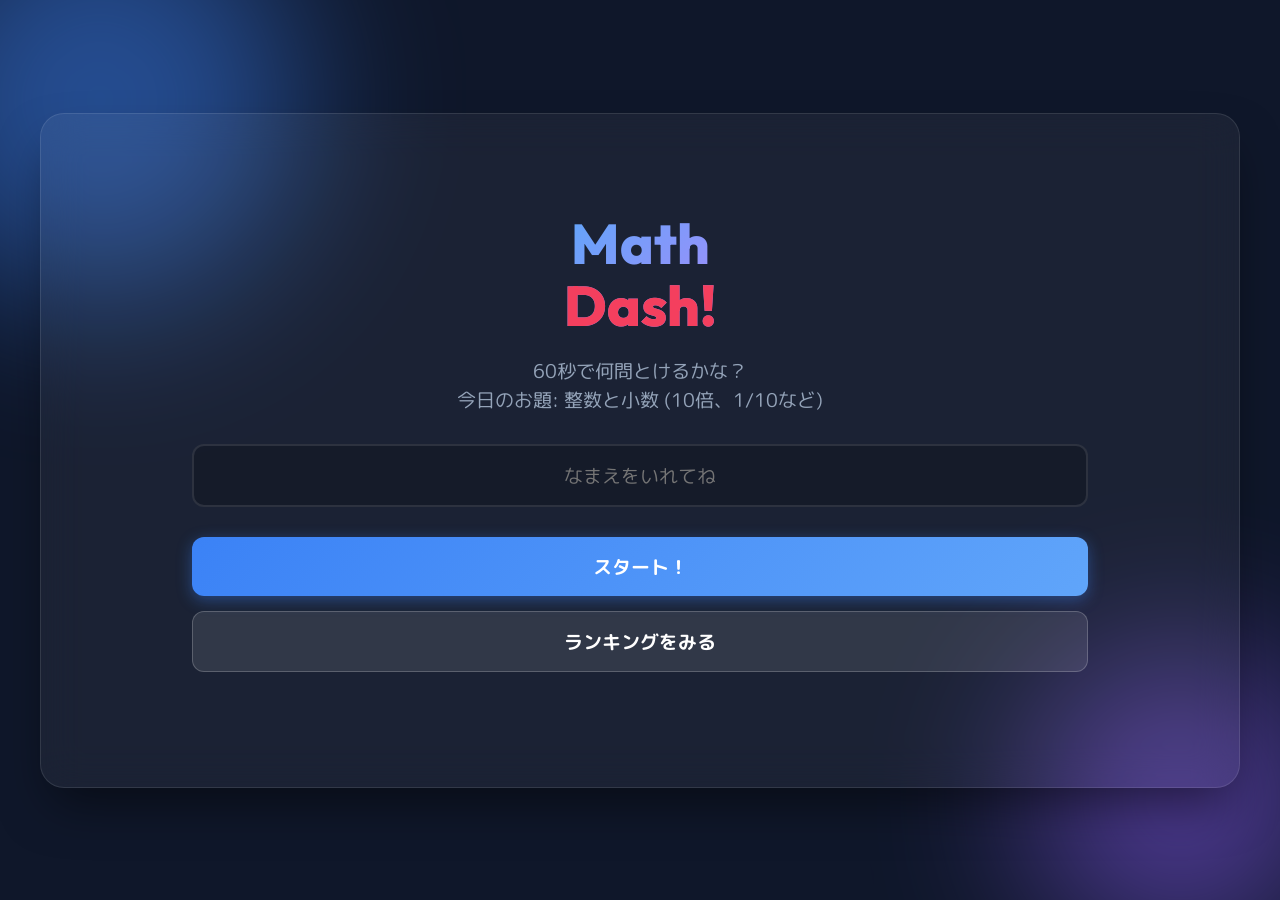
<file: index.html>
<!DOCTYPE html>
<html lang="ja">
<head>
    <meta charset="UTF-8">
    <meta name="viewport" content="width=device-width, initial-scale=1.0, maximum-scale=1.0, user-scalable=no">
    <title>Speed Math Drills</title>
    <link rel="stylesheet" href="index.css">
    <link href="https://fonts.googleapis.com/css2?family=Outfit:wght@400;600;800&family=M+PLUS+Rounded+1c:wght@700&display=swap" rel="stylesheet">
</head>
<body>
    <div class="background-blobs">
        <div class="blob blob-1"></div>
        <div class="blob blob-2"></div>
    </div>

    <div id="app" class="glass-container">
        <!-- Start Screen -->
        <div id="screen-start" class="screen active">
            <h1 class="logo">Math<br><span>Dash!</span></h1>
            <p class="description">60秒で何問とけるかな？<br>今日のお題: <span id="topic-name">小数の掛け算</span></p>
            <input type="text" id="player-name" placeholder="なまえをいれてね" autocomplete="off" />
            <button id="btn-start" class="primary-btn">スタート！</button>
            <button id="btn-show-ranking" class="secondary-btn">ランキングをみる</button>
        </div>

        <!-- Game Screen -->
        <div id="screen-game" class="screen">
            <div class="game-header">
                <div class="timer">残り <span id="time-left">60</span>秒</div>
                <div class="score-display">スコア: <span id="current-score">0</span></div>
            </div>
            
            <div class="problem-board">
                <div id="question-text" class="question">0.5 × 0.2</div>
                <div class="answer-box">
                    <span id="user-input" class="user-input-text"></span>
                    <span class="cursor"></span>
                </div>
            </div>

            <!-- Numpad for touch/mouse -->
            <div class="numpad">
                <button class="num-key">7</button><button class="num-key">8</button><button class="num-key">9</button>
                <button class="num-key">4</button><button class="num-key">5</button><button class="num-key">6</button>
                <button class="num-key">1</button><button class="num-key">2</button><button class="num-key">3</button>
                <button class="num-key">0</button><button class="num-key dot-key">.</button><button class="cmd-key btn-delete">消す</button>
                <button class="cmd-key btn-enter" style="grid-column: span 3;">こたえる！</button>
            </div>
        </div>

        <!-- Result Screen -->
        <div id="screen-result" class="screen">
            <h2>タイムアップ！</h2>
            <div class="final-score">
                <span class="score-label">あなたのスコア</span>
                <span id="final-score-value" class="score-value">150</span>
            </div>
            <p id="saving-status" class="status-msg">ランキングに送信中...</p>
            <button id="btn-retry" class="primary-btn">もういちど</button>
            <button id="btn-result-ranking" class="secondary-btn">ランキングへ</button>
        </div>

        <!-- Ranking Screen -->
        <div id="screen-ranking" class="screen">
            <h2>🏆 T O P 3 0 🏆</h2>
            <div id="ranking-list" class="ranking-board">
                <div class="loading-spinner"></div>
            </div>
            <button id="btn-back-home" class="primary-btn">もどる</button>
        </div>
    </div>

    <!-- Scripts -->
    <script src="problem-generator.js"></script>
    <script src="app.js"></script>
</body>
</html>
</file>
<file: index.css>
:root {
    --bg-color: #0f172a;
    --glass-bg: rgba(255, 255, 255, 0.05);
    --glass-border: rgba(255, 255, 255, 0.1);
    --primary: #3b82f6;
    --primary-hover: #2563eb;
    --accent: #f43f5e;
    --text-main: #f8fafc;
    --text-muted: #94a3b8;
    --correct: #10b981;
    --wrong: #ef4444;
}

* {
    box-sizing: border-box;
    margin: 0;
    padding: 0;
}

body {
    font-family: 'M PLUS Rounded 1c', 'Outfit', sans-serif;
    background-color: var(--bg-color);
    color: var(--text-main);
    display: flex;
    justify-content: center;
    align-items: center;
    min-height: 100vh;
    overflow: hidden;
    position: relative;
    user-select: none;
}

/* Background Blobs (Dynamic Design) */
.background-blobs {
    position: absolute;
    width: 100%;
    height: 100%;
    overflow: hidden;
    z-index: -1;
}

.blob {
    position: absolute;
    border-radius: 50%;
    filter: blur(80px);
    opacity: 0.5;
    animation: float 10s infinite alternate ease-in-out;
}

.blob-1 {
    width: 400px;
    height: 400px;
    background: #3b82f6;
    top: -100px;
    left: -100px;
}

.blob-2 {
    width: 300px;
    height: 300px;
    background: #8b5cf6;
    bottom: -50px;
    right: -50px;
    animation-delay: -5s;
}

@keyframes float {
    0% { transform: translate(0, 0) scale(1); }
    100% { transform: translate(30px, 50px) scale(1.1); }
}

/* Glass Container */
.glass-container {
    width: 100%;
    max-width: 480px;
    height: 100vh;
    max-height: 800px;
    background: var(--glass-bg);
    backdrop-filter: blur(20px);
    -webkit-backdrop-filter: blur(20px);
    border: 1px solid var(--glass-border);
    border-radius: 24px;
    padding: 30px;
    position: relative;
    box-shadow: 0 25px 50px -12px rgba(0, 0, 0, 0.5);
    display: flex;
    flex-direction: column;
}

@media (max-width: 480px) {
    .glass-container {
        border-radius: 0;
        border: none;
        max-height: 100vh;
        padding: 20px 15px;
    }
}

.screen {
    display: none;
    flex-direction: column;
    align-items: center;
    justify-content: center;
    height: 100%;
    width: 100%;
    animation: fadeIn 0.3s ease-out forwards;
}

.screen.active {
    display: flex;
}

@keyframes fadeIn {
    from { opacity: 0; transform: translateY(10px); }
    to { opacity: 1; transform: translateY(0); }
}

/* Start Screen */
.logo {
    font-size: 3.5rem;
    font-family: 'Outfit', sans-serif;
    font-weight: 800;
    text-align: center;
    line-height: 1.1;
    margin-bottom: 20px;
    background: linear-gradient(135deg, #60a5fa, #a78bfa);
    -webkit-background-clip: text;
    -webkit-text-fill-color: transparent;
}
.logo span { color: var(--accent); -webkit-text-fill-color: var(--accent); }

.description {
    font-size: 1.2rem;
    text-align: center;
    margin-bottom: 30px;
    color: var(--text-muted);
}

#player-name {
    width: 80%;
    padding: 15px;
    border-radius: 12px;
    border: 2px solid var(--glass-border);
    background: rgba(0,0,0,0.2);
    color: white;
    font-size: 1.2rem;
    text-align: center;
    margin-bottom: 30px;
    font-family: inherit;
    outline: none;
    transition: all 0.2s;
}
#player-name:focus {
    border-color: var(--primary);
    box-shadow: 0 0 15px rgba(59, 130, 246, 0.3);
}

button {
    width: 80%;
    padding: 15px;
    border-radius: 12px;
    font-size: 1.2rem;
    font-weight: 700;
    font-family: inherit;
    cursor: pointer;
    border: none;
    transition: transform 0.1s, filter 0.2s;
    margin-bottom: 15px;
}
button:active { transform: scale(0.95); }

.primary-btn {
    background: linear-gradient(135deg, var(--primary), #60a5fa);
    color: white;
    box-shadow: 0 4px 15px rgba(59, 130, 246, 0.4);
}
.primary-btn:hover { filter: brightness(1.1); }

.secondary-btn {
    background: rgba(255,255,255,0.1);
    color: white;
    border: 1px solid rgba(255,255,255,0.2);
}
.secondary-btn:hover { background: rgba(255,255,255,0.2); }

/* Game Screen */
.game-header {
    display: flex;
    justify-content: space-between;
    width: 100%;
    margin-bottom: 20px;
    font-size: 1.2rem;
    font-weight: 700;
}
.timer { color: var(--accent); }

.problem-board {
    flex-grow: 1;
    display: flex;
    flex-direction: column;
    justify-content: center;
    align-items: center;
    width: 100%;
}

.question {
    font-size: 3.5rem;
    font-weight: 800;
    margin-bottom: 20px;
    text-shadow: 0 4px 20px rgba(0,0,0,0.5);
    white-space: nowrap;
}

.answer-box {
    background: rgba(0,0,0,0.3);
    border-bottom: 4px solid var(--primary);
    border-radius: 8px 8px 0 0;
    min-width: 200px;
    height: 70px;
    display: flex;
    justify-content: center;
    align-items: center;
    font-size: 2.5rem;
    position: relative;
    transition: all 0.2s;
}
.answer-box.correct {
    border-color: var(--correct);
    background: rgba(16, 185, 129, 0.2);
    animation: punch 0.3s ease-out;
}
.answer-box.wrong {
    border-color: var(--wrong);
    background: rgba(239, 68, 68, 0.2);
    animation: shake 0.3s ease-in-out;
}

.cursor {
    display: inline-block;
    width: 3px;
    height: 40px;
    background: var(--primary);
    margin-left: 5px;
    animation: blink 1s infinite;
}
@keyframes blink {
    0%, 100% { opacity: 1; }
    50% { opacity: 0; }
}
@keyframes shake {
    0%, 100% { transform: translateX(0); }
    25% { transform: translateX(-10px); }
    75% { transform: translateX(10px); }
}
@keyframes punch {
    0% { transform: scale(1); }
    50% { transform: scale(1.1); }
    100% { transform: scale(1); }
}

/* Numpad */
.numpad {
    display: grid;
    grid-template-columns: repeat(3, 1fr);
    gap: 10px;
    width: 100%;
    margin-top: 20px;
}
.numpad button {
    width: 100%;
    margin: 0;
    padding: 15px 0;
    border-radius: 12px;
    background: rgba(255,255,255,0.1);
    color: white;
    font-size: 1.5rem;
    box-shadow: none;
}
.numpad button:hover {
    background: rgba(255,255,255,0.2);
}
.numpad .cmd-key {
    font-size: 1rem;
    background: rgba(255,255,255,0.05);
    border: 1px solid rgba(255,255,255,0.1);
}
.numpad .btn-enter {
    background: var(--primary);
}

/* Screen Ranking & Results */
h2 {
    font-size: 2.5rem;
    margin-bottom: 20px;
    text-shadow: 0 4px 10px rgba(0,0,0,0.3);
}
.final-score {
    display: flex;
    flex-direction: column;
    align-items: center;
    background: rgba(0,0,0,0.3);
    padding: 20px 40px;
    border-radius: 20px;
    margin-bottom: 20px;
    border: 1px solid var(--glass-border);
}
.score-label { font-size: 1.2rem; color: var(--text-muted); }
.score-value { font-size: 4rem; font-weight: 800; color: var(--correct); }
.status-msg { margin-bottom: 20px; color: #fbbf24; }

.ranking-board {
    width: 100%;
    flex-grow: 1;
    overflow-y: auto;
    background: rgba(0,0,0,0.2);
    border-radius: 15px;
    padding: 15px;
    margin-bottom: 20px;
}
.ranking-item {
    display: flex;
    justify-content: space-between;
    padding: 10px 15px;
    border-bottom: 1px solid rgba(255,255,255,0.1);
    font-size: 1.2rem;
}
.ranking-item:last-child { border-bottom: none; }
.rank-1 { color: #facc15; font-weight: bold; }
.rank-2 { color: #94a3b8; font-weight: bold; }
.rank-3 { color: #b45309; font-weight: bold; }

.loading-spinner {
    width: 40px;
    height: 40px;
    border: 4px solid rgba(255,255,255,0.1);
    border-top: 4px solid var(--primary);
    border-radius: 50%;
    animation: spin 1s linear infinite;
    margin: 40px auto;
}
@keyframes spin { 0% { transform: rotate(0deg); } 100% { transform: rotate(360deg); } }

/* Landscape Tablet & PC layout (e.g. Chromebooks) */
@media (min-width: 768px) and (orientation: landscape) {
    .glass-container {
        width: 95vw;
        max-width: 1200px;
        aspect-ratio: 16 / 9;
        height: auto;
        max-height: 95vh;
        padding: 3vw;
    }

    #screen-game.active {
        display: grid;
        grid-template-columns: minmax(0, 1fr) clamp(250px, 30vw, 350px);
        grid-template-rows: auto 1fr;
        gap: 3vw;
        align-items: center;
        width: 100%;
        height: 100%;
    }

    .game-header {
        grid-column: 1 / -1;
        align-self: start;
        margin-bottom: 0;
    }

    .problem-board {
        grid-column: 1 / 2;
        grid-row: 2 / 3;
        width: 100%;
    }

    .numpad {
        grid-column: 2 / 3;
        grid-row: 2 / 3;
        margin-top: 0;
        gap: 10px;
    }

    .numpad button {
        padding: 3vh 0;
        font-size: clamp(1.2rem, 2.5vh, 1.8rem);
    }

    .question {
        font-size: clamp(2.5rem, 6vw, 6rem);
        width: 100%;
        text-align: center;
        white-space: nowrap;
    }
    
    .answer-box {
        font-size: clamp(2rem, 4vw, 3.5rem);
        height: clamp(60px, 10vh, 90px);
        min-width: 50%;
    }
}
</file>
